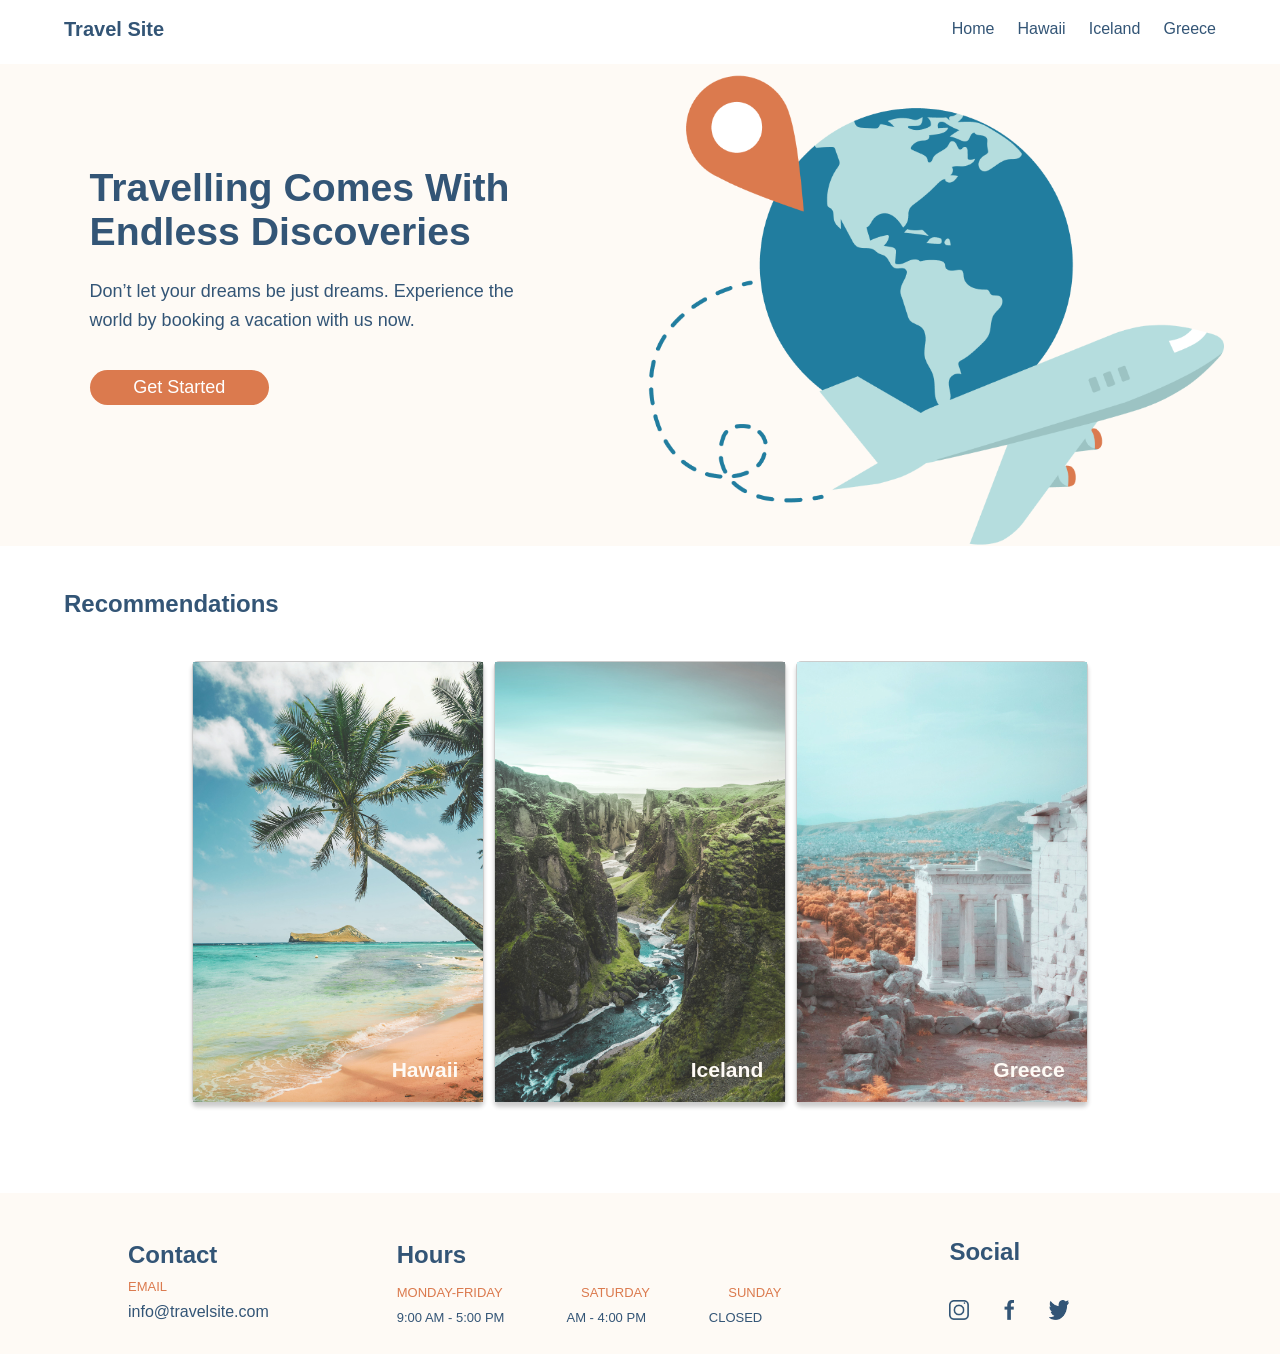
<file: index.html>
<!DOCTYPE html>
<html lang="en">
<head>
    <meta charset="UTF-8">
    <meta name="viewport" content="width=device-width, initial-scale=1.0">
    <link rel="stylesheet" href="./css/global.css">
    <link rel="stylesheet" href="./css/main.css">
    <title>Travel Site</title>
</head>
<body>
    <header>
        <nav class="main-nav">
            <div class="main-nav__logo"> 
                <h2 class="main-nav__title">Travel Site</h2>
            </div>
            <ul class="main-nav__menu">
                <li class="main-nav__menu-item">
                    <a class="main-nav__menu-item-link" href="index.html">Home</a>
                </li>
                <li class="main-nav__menu-item">
                    <a class="main-nav__menu-item-link" href="./pages/havaii.html">Hawaii</a>
                </li>
                <li class="main-nav__menu-item">
                    <a class="main-nav__menu-item-link" href="./pages/iceland.html">Iceland</a>
                </li>
                <li class="main-nav__menu-item">
                    <a class="main-nav__menu-item-link" href="./pages/greece.html">Greece</a>
                </li>
            </ul>
        </nav>
    </header>
    <main>
        <section class="main-cotainer">
            <div class="main-content">
                <h1 class="main-content__intro">Travelling Comes With Endless Discoveries</h1>
                <p class="main-content__paragraph">Don&rsquo;t let your dreams be just dreams. Experience the world by booking a vacation with us now.</p>
                <button class="button__button-primary">Get Started</button>
            </div>
            <div class="main-img">
                <img src="./assets/images/hero.png" alt="travel image" class="main-img">
            </div>
        </section>
        <section class="main-block">
            <h2 class="main-block__intro">Recommendations</h2>
            <div class="main-block__items">
                <div class="main-block__item-list">
                    <img src="./assets/images/hawaii.jpg" alt="Hawaii" class="main-block__item-img">
                    <h3 class="main-block__item-title"><a href="./pages/havaii.html">Hawaii</a></h3>
                </div>
                <div class="main-block__item-list">
                    <img src="./assets/images/iceland.jpg" alt="Iceland" class="main-block__item-img">
                    <h3 class="main-block__item-title"><a href="./pages/iceland.html">Iceland</a></h3>
                </div>
                <div class="main-block__item-list">
                    <img src="./assets/images/greece.jpg" alt="Greece" class="main-block__item-img">
                    <h3 class="main-block__item-title"><a href="./pages/greece.html">Greece</a></h3>
                </div>
            </div>
        </section>
    </main>
    <footer class="footer">
        <section class="footer__footer-container">
            <div class="footer__contact">
                <h2 class="footer-title__contact">Contact</h2>
                <p class="footer-text__color">EMAIL</p>
                <a href="mailto:info@travelsite.com" class="footer__email-address">info@travelsite.com</a>
            </div>
            <div class="footer__openhours">
                <h2 class="footer-title__openhours">Hours</h2>
                <div class="footer__openhours-schedule">
                    <p class="footer-text__color">Monday-Friday Saturday Sunday</p>
                </div>
                <div class="footer-bottom__openhours">
                    <p class="footer-text___openhours"><span>9:00 AM - 5:00 PM</span> <span>AM - 4:00 PM</span> <span>Closed</span></p>
        
                </div>
            </div>
            <div class="footer__social">
                <h2 class="footer__title">Social</h2>
                <div class="footer__icons">
                    <img src="./assets/icons/icon-instagram.png" alt="Instagram" class="footer__icon">
                    <img src="./assets/icons/icon-facebook.png" alt="Facebook" class="footer__icon">
                    <img src="./assets/icons/icon-twitter.png" alt="Twitter" class="footer__icon">
                </div>
            </div>
        </section>
    </footer>    
</body>
</html>
</file>
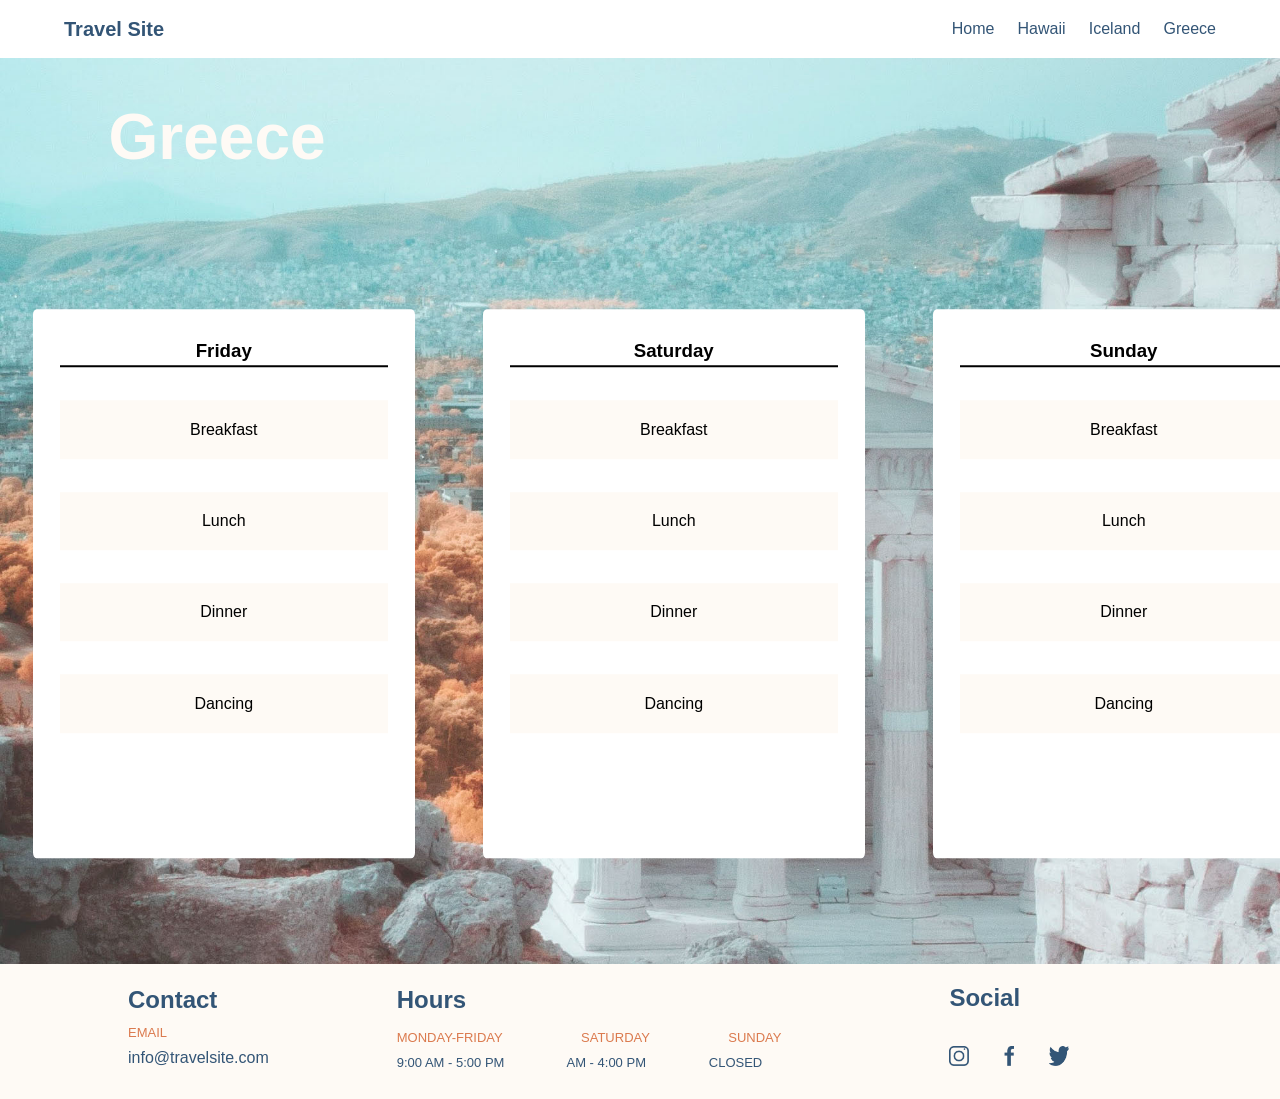
<file: pages/greece.html>
<!DOCTYPE html>
<html lang="en">
<head>
    <meta charset="UTF-8">
    <meta name="viewport" content="width=device-width, initial-scale=1.0">
    <link rel="stylesheet" href="../css/global.css">
    <link rel="stylesheet" href="../css/destinations.css">
    <title>Greece</title>
</head>
<body>
    <header>
        <nav class="main-nav">
            <div class="main-nav__logo"> 
                <h2 class="main-nav__title">Travel Site</h2>
            </div>
            <ul class="main-nav__menu">
                <li class="main-nav__menu-item">
                    <a class="main-nav__menu-item-link" href="../index.html">Home</a>
                </li>
                <li class="main-nav__menu-item">
                    <a class="main-nav__menu-item-link" href="./havaii.html">Hawaii</a>
                </li>
                <li class="main-nav__menu-item">
                    <a class="main-nav__menu-item-link" href="./iceland.html">Iceland</a>
                </li>
                <li class="main-nav__menu-item">
                    <a class="main-nav__menu-item-link" href="./greece.html">Greece</a>
                </li>
            </ul>
        </nav>
    </header>
    <main id="main" class="greece">
        <div class="main__toptitle">
       <h1 class="main-greece__title">Greece</h1>
    </div>
       <section class="main-container">
        <div class="main-card__friday">
            <h3 class="main-greece__subtitle">Friday</h3>
            <ul class="main-greece__menu">
                <li class="main-menu-list">Breakfast</li>
                <li class="main-menu-list">Lunch</li>
                <li class="main-menu-list">Dinner</li>
                <li class="main-menu-list">Dancing</li>
            </ul>
        </div>
        <div class="main-card__saturday">
            <h3 class="main-greece__subtitle">Saturday</h3>
            <ul class="main-greece__menu">
                <li class="main-menu-list">Breakfast</li>
                <li class="main-menu-list">Lunch</li>
                <li class="main-menu-list">Dinner</li>
                <li class="main-menu-list">Dancing</li>
            </ul>
        </div>
        <div class="main-card__sunday">
            <h3 class="main-greece__subtitle">Sunday</h3>
            <ul class="main-greece__menu">
                <li class="main-menu-list">Breakfast</li>
                <li class="main-menu-list">Lunch</li>
                <li class="main-menu-list">Dinner</li>
                <li class="main-menu-list">Dancing</li>
            </ul>
        </div>
    </section>
    </main>
    <footer class="footer">
        <section class="footer__footer-container">
            <div class="footer__contact">
                <h2 class="footer-title__contact">Contact</h2>
                <p class="footer-text__color">EMAIL</p>
                <a href="mailto:info@travelsite.com" class="footer__email-address">info@travelsite.com</a>
            </div>
            <div class="footer__openhours">
                <h2 class="footer-title__openhours">Hours</h2>
                <div class="footer__openhours-schedule">
                    <p class="footer-text__color">Monday-Friday Saturday Sunday</p>
                </div>
                <div class="footer-bottom__openhours">
                    <p class="footer-text___openhours"><span>9:00 AM - 5:00 PM</span> <span>AM - 4:00 PM</span> <span>Closed</span></p>
        
                </div>
            </div>
            <div class="footer__social">
                <h2 class="footer__title">Social</h2>
                <div class="footer__icons">
                    <img src="../assets/icons/icon-instagram.png" alt="Instagram" class="footer__icon">
                    <img src="../assets/icons/icon-facebook.png" alt="Facebook" class="footer__icon">
                    <img src="../assets/icons/icon-twitter.png" alt="Twitter" class="footer__icon">
                </div>
            </div>
        </section>
    </footer>    
</body>
</html>

</body>
</html>
</file>
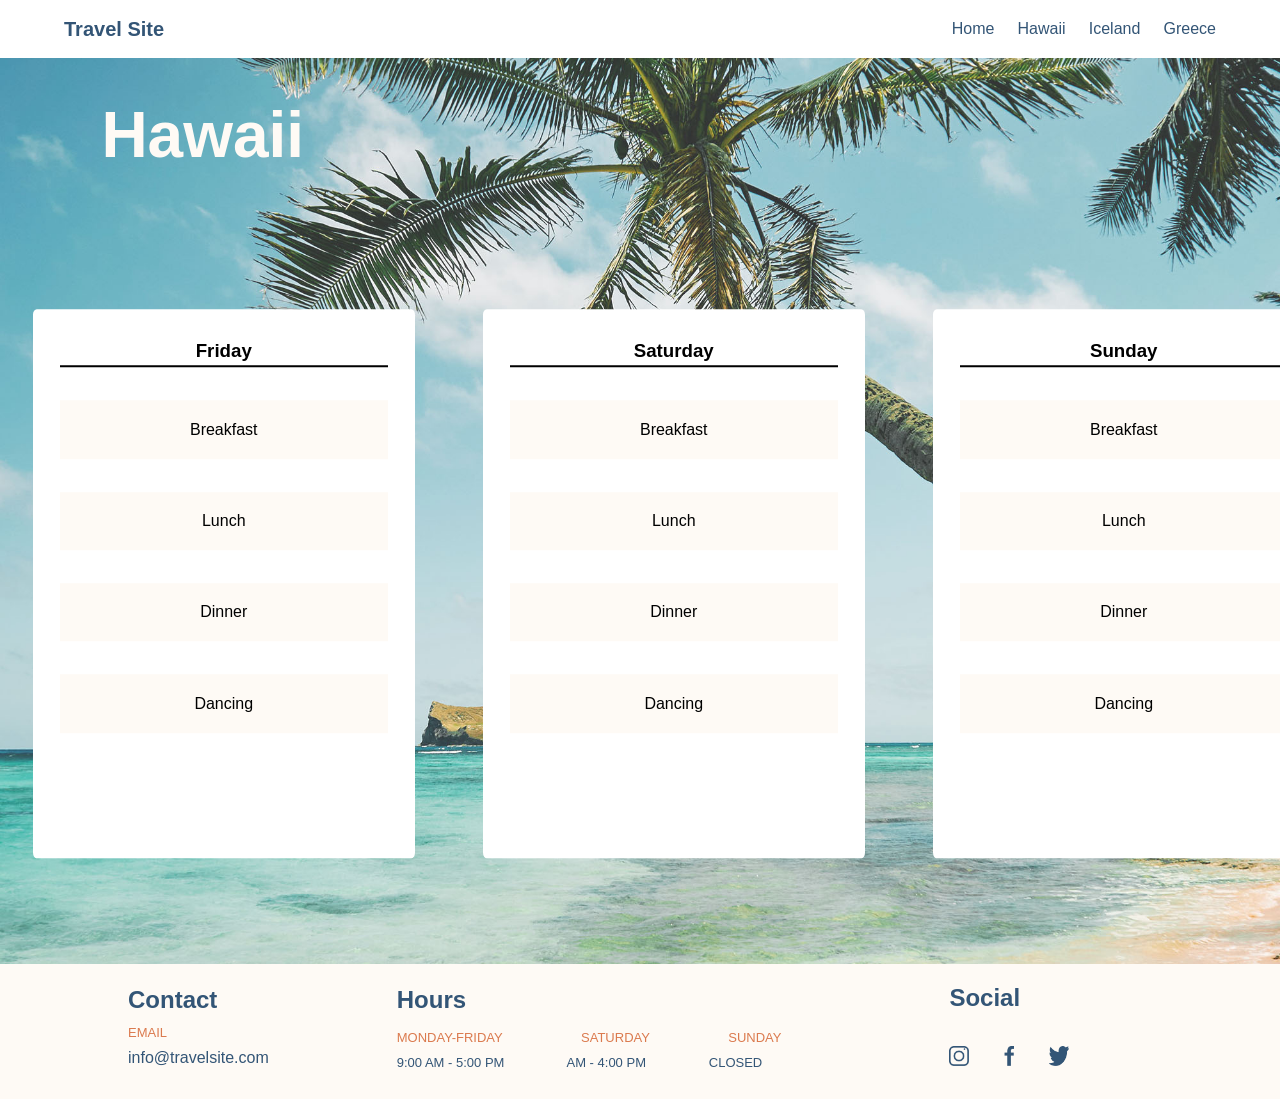
<file: pages/havaii.html>
<!DOCTYPE html>
<html lang="en">
<head>
    <meta charset="UTF-8">
    <meta name="viewport" content="width=device-width, initial-scale=1.0">
    <link rel="stylesheet" href="../css/global.css">
    <link rel="stylesheet" href="../css/destinations.css">
    <title>Hawaii</title>
</head>
<body>
    <header>
        <nav class="main-nav">
            <div class="main-nav__logo"> 
                <h2 class="main-nav__title">Travel Site</h2>
            </div>
            <ul class="main-nav__menu">
                <li class="main-nav__menu-item">
                    <a class="main-nav__menu-item-link" href="../index.html">Home</a>
                </li>
                <li class="main-nav__menu-item">
                    <a class="main-nav__menu-item-link" href="./havaii.html">Hawaii</a>
                </li>
                <li class="main-nav__menu-item">
                    <a class="main-nav__menu-item-link" href="./iceland.html">Iceland</a>
                </li>
                <li class="main-nav__menu-item">
                    <a class="main-nav__menu-item-link" href="./greece.html">Greece</a>
                </li>
            </ul>
        </nav>
    </header>
    <main id="main" class="hawaii">
        <div class="main__toptitle">
       <h1 class="main-greece__title">Hawaii</h1>
    </div>
       <section class="main-container">
        <div class="main-card__friday">
            <h3 class="main-greece__subtitle">Friday</h3>
            <ul class="main-greece__menu">
                <li class="main-menu-list">Breakfast</li>
                <li class="main-menu-list">Lunch</li>
                <li class="main-menu-list">Dinner</li>
                <li class="main-menu-list">Dancing</li>
            </ul>
        </div>
        <div class="main-card__saturday">
            <h3 class="main-greece__subtitle">Saturday</h3>
            <ul class="main-greece__menu">
                <li class="main-menu-list">Breakfast</li>
                <li class="main-menu-list">Lunch</li>
                <li class="main-menu-list">Dinner</li>
                <li class="main-menu-list">Dancing</li>
            </ul>
        </div>
        <div class="main-card__sunday">
            <h3 class="main-greece__subtitle">Sunday</h3>
            <ul class="main-greece__menu">
                <li class="main-menu-list">Breakfast</li>
                <li class="main-menu-list">Lunch</li>
                <li class="main-menu-list">Dinner</li>
                <li class="main-menu-list">Dancing</li>
            </ul>
        </div>
    </section>
    </main>
    <footer class="footer">
        <section class="footer__footer-container">
            <div class="footer__contact">
                <h2 class="footer-title__contact">Contact</h2>
                <p class="footer-text__color">EMAIL</p>
                <a href="mailto:info@travelsite.com" class="footer__email-address">info@travelsite.com</a>
            </div>
            <div class="footer__openhours">
                <h2 class="footer-title__openhours">Hours</h2>
                <div class="footer__openhours-schedule">
                    <p class="footer-text__color">Monday-Friday Saturday Sunday</p>
                </div>
                <div class="footer-bottom__openhours">
                    <p class="footer-text___openhours"><span>9:00 AM - 5:00 PM</span> <span>AM - 4:00 PM</span> <span>Closed</span></p>
        
                </div>
            </div>
            <div class="footer__social">
                <h2 class="footer__title">Social</h2>
                <div class="footer__icons">
                    <img src="../assets/icons/icon-instagram.png" alt="Instagram" class="footer__icon">
                    <img src="../assets/icons/icon-facebook.png" alt="Facebook" class="footer__icon">
                    <img src="../assets/icons/icon-twitter.png" alt="Twitter" class="footer__icon">
                </div>
            </div>
        </section>
    </footer>
</body>
</html>
</file>
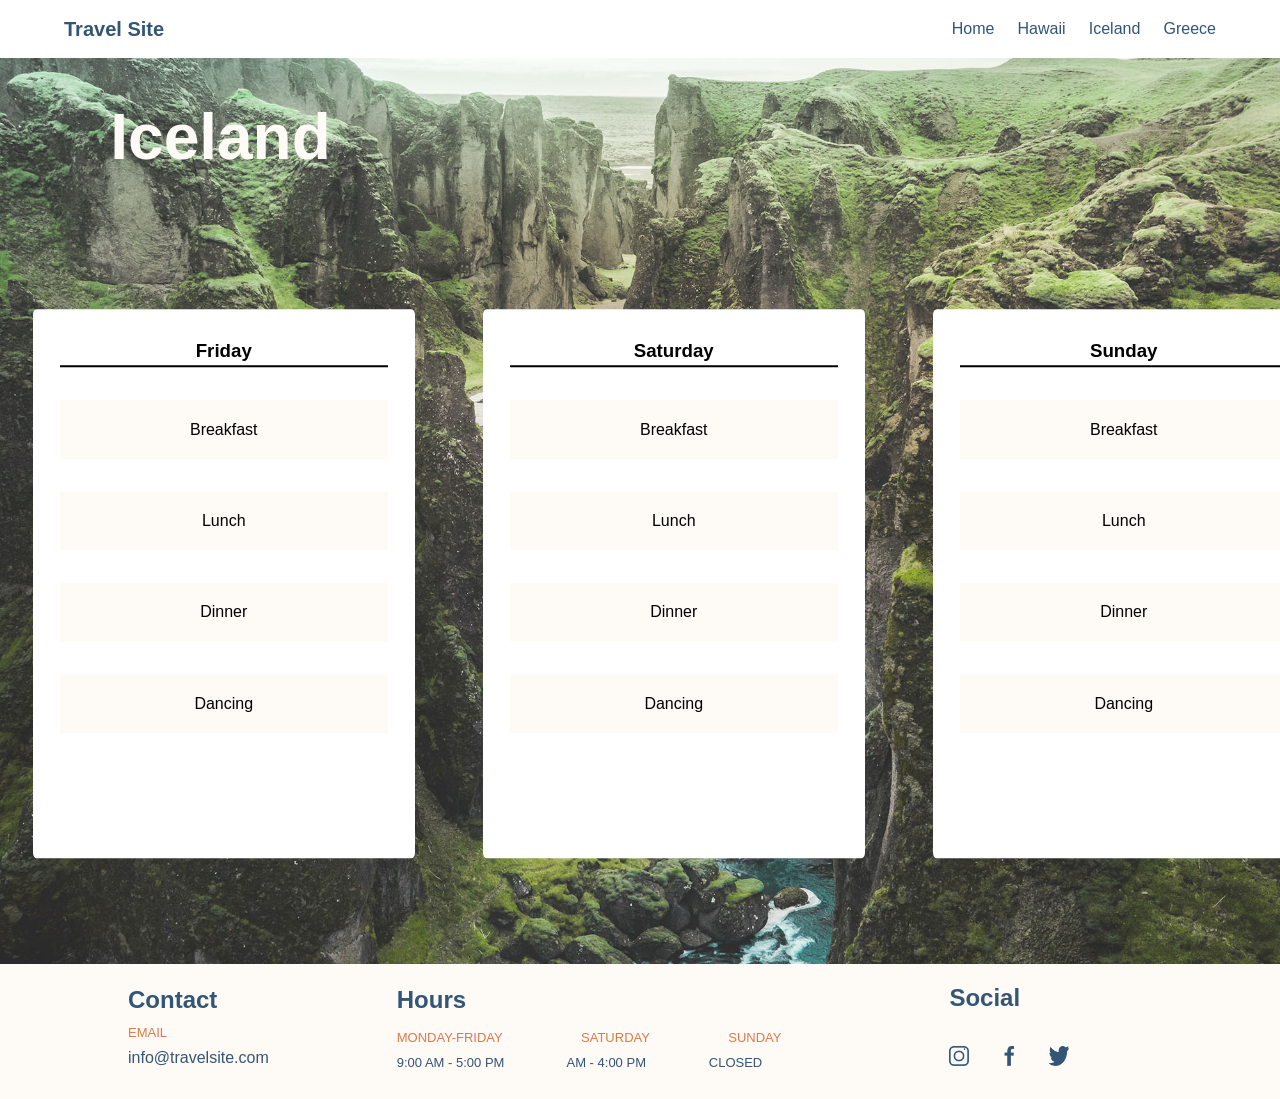
<file: pages/iceland.html>
<!DOCTYPE html>
<html lang="en">
<head>
    <meta charset="UTF-8">
    <meta name="viewport" content="width=device-width, initial-scale=1.0">
    <link rel="stylesheet" href="../css/global.css">
    <link rel="stylesheet" href="../css/destinations.css">
    <title>Iceland</title>
</head>
<body>
    <header>
        <nav class="main-nav">
            <div class="main-nav__logo"> 
                <h2 class="main-nav__title">Travel Site</h2>
            </div>
            <ul class="main-nav__menu">
                <li class="main-nav__menu-item">
                    <a class="main-nav__menu-item-link" href="../index.html">Home</a>
                </li>
                <li class="main-nav__menu-item">
                    <a class="main-nav__menu-item-link" href="./havaii.html">Hawaii</a>
                </li>
                <li class="main-nav__menu-item">
                    <a class="main-nav__menu-item-link" href="./iceland.html">Iceland</a>
                </li>
                <li class="main-nav__menu-item">
                    <a class="main-nav__menu-item-link" href="./greece.html">Greece</a>
                </li>
            </ul>
        </nav>
    </header>
    <main id="main" class="iceland">
        <div class="main__toptitle">
       <h1 class="main-greece__title">Iceland</h1>
    </div>
       <section class="main-container">
        <div class="main-card__friday">
            <h3 class="main-greece__subtitle">Friday</h3>
            <ul class="main-greece__menu">
                <li class="main-menu-list">Breakfast</li>
                <li class="main-menu-list">Lunch</li>
                <li class="main-menu-list">Dinner</li>
                <li class="main-menu-list">Dancing</li>
            </ul>
        </div>
        <div class="main-card__saturday">
            <h3 class="main-greece__subtitle">Saturday</h3>
            <ul class="main-greece__menu">
                <li class="main-menu-list">Breakfast</li>
                <li class="main-menu-list">Lunch</li>
                <li class="main-menu-list">Dinner</li>
                <li class="main-menu-list">Dancing</li>
            </ul>
        </div>
        <div class="main-card__sunday">
            <h3 class="main-greece__subtitle">Sunday</h3>
            <ul class="main-greece__menu">
                <li class="main-menu-list">Breakfast</li>
                <li class="main-menu-list">Lunch</li>
                <li class="main-menu-list">Dinner</li>
                <li class="main-menu-list">Dancing</li>
            </ul>
        </div>
    </section>
    </main>
    <footer class="footer">
        <section class="footer__footer-container">
            <div class="footer__contact">
                <h2 class="footer-title__contact">Contact</h2>
                <p class="footer-text__color">EMAIL</p>
                <a href="mailto:info@travelsite.com" class="footer__email-address">info@travelsite.com</a>
            </div>
            <div class="footer__openhours">
                <h2 class="footer-title__openhours">Hours</h2>
                <div class="footer__openhours-schedule">
                    <p class="footer-text__color">Monday-Friday Saturday Sunday</p>
                </div>
                <div class="footer-bottom__openhours">
                    <p class="footer-text___openhours"><span>9:00 AM - 5:00 PM</span> <span>AM - 4:00 PM</span> <span>Closed</span></p>
        
                </div>
            </div>
            <div class="footer__social">
                <h2 class="footer__title">Social</h2>
                <div class="footer__icons">
                    <img src="../assets/icons/icon-instagram.png" alt="Instagram" class="footer__icon">
                    <img src="../assets/icons/icon-facebook.png" alt="Facebook" class="footer__icon">
                    <img src="../assets/icons/icon-twitter.png" alt="Twitter" class="footer__icon">
                </div>
            </div>
        </section>
    </footer>
</body>
</html>
</file>
<file: css/global.css>
/* Reset styles */
html, body, div, h1, h2, h3, p, img, ul, li, a, button {
    margin: 0;
    padding: 0;
    border: 0;
  }
  
  body {
    font-family: "Verdana", sans-serif;
    line-height: 1.6;
  }
  .main-nav__title{
    font-size: 1.25rem;
    }
    .main-cotainer {
        overflow: hidden; 
        background-color: #FEFAF5;
        margin: 0;
        padding: 0;
    }
    .main-content {
        padding-top: 5%;
    }
    .main-block a {
        color: inherit;
        text-decoration: none;
    }
    .main-block a:hover {
        color: #DB7A4E;
    }
    
  .container {
    max-width: 1200px;
    margin: 0 auto;
  }
  
  /* Header Styles */
  header {
    position: fixed;
    top: 0;
    left: 0%;
    right: 0%;
    background-color: #FFFFFF;
    color: #335576;
    padding: 1% 5% 1% 5%;
    z-index: 100;
  }
  
  .main-nav {
    display: flex;
    align-items: center;
    justify-content: space-between;
    margin: 0;
    padding: 0;
  }
  
  .main-nav__menu {
    display: inline-flex;
    flex-direction: row;
    gap: 1.45rem;
    list-style: none;
  }
  .main-nav__menu a {
    color: inherit;
    text-decoration: none;
  }
  .main-nav__menu a:active {
    -webkit-text-decoration: underline #DB7A4E 2px;
            text-decoration: underline #DB7A4E 2px;
  }
  
  main {
    position: relative;
    padding-top: 5%;
  }
  .footer {
    background-color: #FEFAF5;
    color: #335576;
}
.footer__footer-container{
    display: flex;
    width: 100%;
    text-align:left;
    align-items: center;
    margin-top: 7%;
    padding-top: 3%;
    padding-bottom: 2%;

    p {
        font-size: small;
        text-transform: uppercase;
    }

    h2 {
        margin-top: 1%;
        margin-bottom: 2%;
    }
}

p.footer-text__color {
    color: #DB7A4E;
    word-spacing: 4.6875rem;
    margin-bottom: 1%;
}

.footer-text___openhours span {
    margin-right: 3.7rem; 
}
.footer__icons {
 width: 100%;
 height: auto;
 margin-top: 12%
}
.footer__icon {
    max-width: 20px;
    height: 20px;
    margin-right: 7%;
    margin-top: 20%;
}
.footer__icons img {
    margin-right:1.875rem;
    margin-top: 7%;
}

.footer__contact {
    margin-left: 10%;
    margin-right: 10%;
}
.footer__contact a {
    color: inherit;
    text-decoration: none;
}
.footer__openhour {
    margin-left: 20%;
}
.footer__social{
    margin-left: 10%;
}
</file>
<file: css/main.css>
.main-content {
    float: left;
    width: 35%;
    margin-top: 3%;
    margin-left: 7%;

    h1 {
        font-size: 2.45rem;
        color: #335576;
        line-height: normal;
    }

    p {
        font-size: 1.125rem;
        color: #335576;
        margin-top: 5%;
        margin-bottom: 5%;
    }
}

.main-img {
    float: right;
    width: 45%;
    margin-right: 3%;
}

.main-img img {
    width: 100%;
}
.button__button-primary {
    width: 40%;
    padding: 1.5%;
    margin: 3% 0%;
    background-color: #DB7A4E;
    color: white;
    font-size: 1.125rem;
    cursor: pointer;
    border-radius: 1.125rem;
}

.main-block {
    text-align: left;
    padding: 0;
    margin-top: 3%;

    .main-block__intro {
        margin-left: 5%;
    }
}
.main-block__intro {
    color: #335576;
}
.main-block__items {
    display: flex;
    justify-content: space-between;
    text-align: center;
    margin: 3% 15% 3% 15%;
    font-size: 18px;
}
.main-block__item-list {
    width: 290px;
    height: 440px;
    margin: 0px;
    padding: 0px;
    border: 1px solid rgba(0, 0, 0, 0.2);
    border-radius: 5px;
    box-shadow: 0px 4px 4px rgba(0, 0, 0, 0.2);
    text-align: center;
    align-items: center;
    font-size: 18px;
}
.main-block__item-img {
    max-width: 100%;
    height: 100%;
}

.main-block__item-title {
    margin-top: -20%;
    color: #FEFAF5;
    margin-left: 60%;
}
</file>
<file: css/destinations.css>
#main{
display: flex;
width: 100vw;
height: 100vh;
background-size: 100%;
background-position: center;
background-size: cover;
}

main.greece {
    background-image: url("../assets/images/greece.jpg");
}
main.hawaii {
    background-image: url("../assets/images/hawaii.jpg");
}
main.iceland {
    background-image: url("../assets/images/iceland.jpg");
}

div.main__toptitle {
    margin: 0;
    padding: 0;
    float: left;
    position: absolute;
    h1 {
        color: #FEFAF5;
        font-size: 4rem;
        font-weight: bold;
        margin-left: 50%;
        margin-top: 10%;
    }
}

.main-container {
    display: flex;
    position: absolute;
    top: 50%;
    left: 50%;
    transform: translate(-50%, -50%);
    
}

.main-card__friday,
.main-card__saturday,
.main-card__sunday {
    width: 50vh;
    height: 55vh;
    background-color: white;
    border-radius: 1%;
    padding: 2%;
    margin-left: 5%;
    text-align: center;
    align-items: center;
    margin-top: 15%;
}

.main-greece__subtitle {
    color: black;
    border-bottom: 2px solid black;
}

.main-greece__menu {
    list-style: none;
    padding: 0;
}

.main-menu-list {
    background-color: #FEFAF5;
    padding: 5%;
    margin: 10% 0%;
}


.footer__footer-container{
    display: flex;
    width: 100%;
    text-align:left;
    align-items: center;
    margin-top: 0%;
    padding-top: 1%;
    padding-bottom: 2%;
}
</file>
